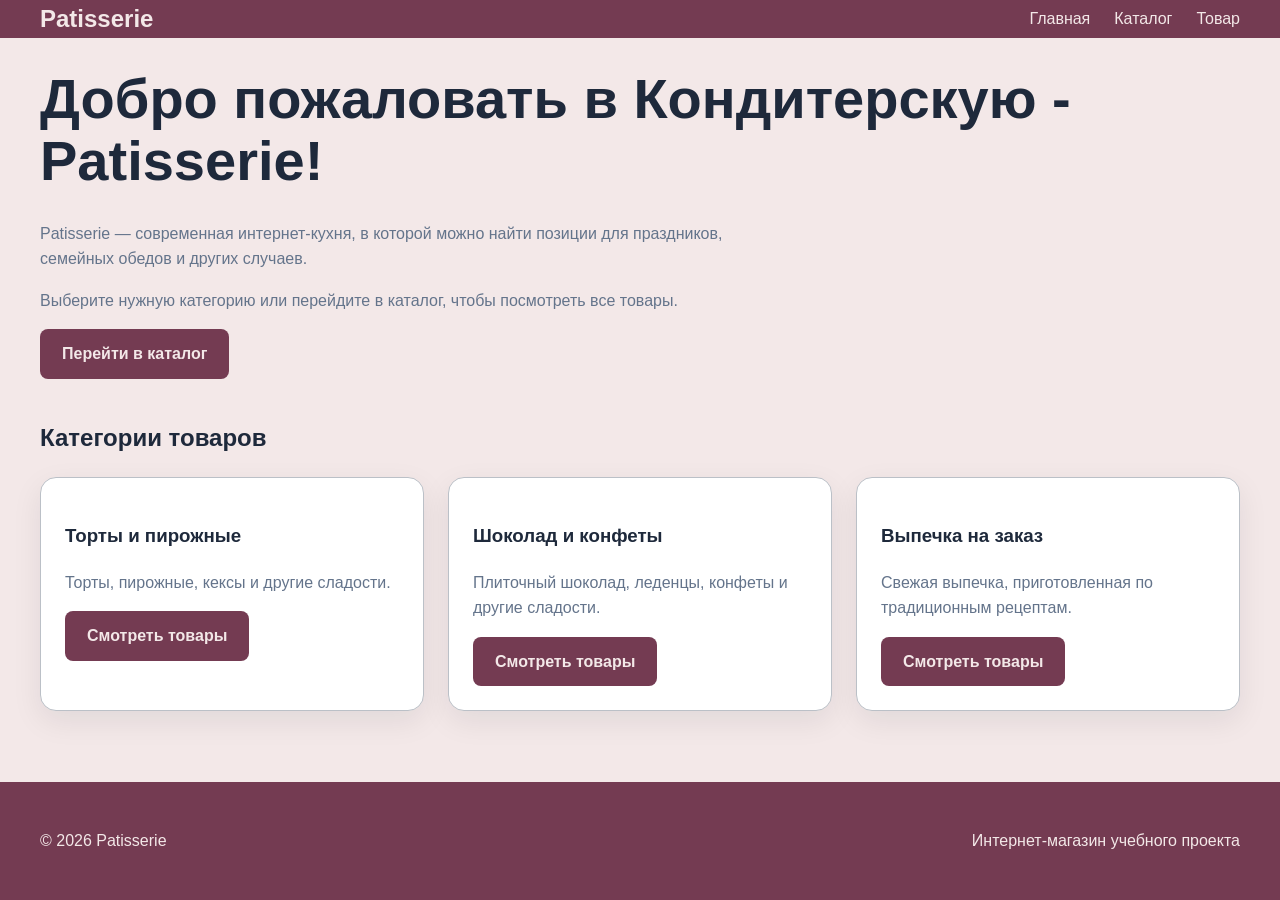
<file: index.html>
<!doctype html>
<html lang="ru">
  <head>
    <meta charset="UTF-8" />
    <meta name="viewport" content="width=device-width, initial-scale=1.0" />
    <title>Patisserie</title>
    <link rel="stylesheet" href="css/style.css" />
  </head>

  <body>
    <header>
      <div class="container">
        <div>
          <a class="logo" href="index.html"> Patisserie </a>
        </div>
        <nav>
          <a href="index.html">Главная</a>
          <a href="pages/catalog.html">Каталог</a>
          <a href="pages/product.html">Товар</a>
        </nav>
      </div>
    </header>
    <main>
      <div class="container">
        <h1>Добро пожаловать в Кондитерскую - Patisserie!</h1>

        <p>
          Patisserie — современная интернет-кухня, в которой можно найти позиции
          для праздников, семейных обедов и других случаев.
        </p>

        <p>
          Выберите нужную категорию или перейдите в каталог, чтобы посмотреть
          все товары.
        </p>
        <a class="button" href="pages/catalog.html"> Перейти в каталог </a>

        <section class="categories">
          <h2>Категории товаров</h2>
          <div class="categories-grid">
            <article class="category-card">
              <h3>Торты и пирожные</h3>
              <p>Торты, пирожные, кексы и другие сладости.</p>
              <a class="button" href="pages/catalog.html"> Смотреть товары </a>
            </article>
            <article class="category-card">
              <h3>Шоколад и конфеты</h3>
              <p>Плиточный шоколад, леденцы, конфеты и другие сладости.</p>
              <a class="button" href="pages/catalog.html"> Смотреть товары </a>
            </article>
            <article class="category-card">
              <h3>Выпечка на заказ</h3>
              <p>Свежая выпечка, приготовленная по традиционным рецептам.</p>
              <a class="button" href="pages/catalog.html"> Смотреть товары </a>
            </article>
          </div>
        </section>
      </div>
    </main>
    <footer>
      <div class="container">
        <p>© 2026 Patisserie</p>
        <p>Интернет-магазин учебного проекта</p>
      </div>
    </footer>
  </body>
</html>
</file>
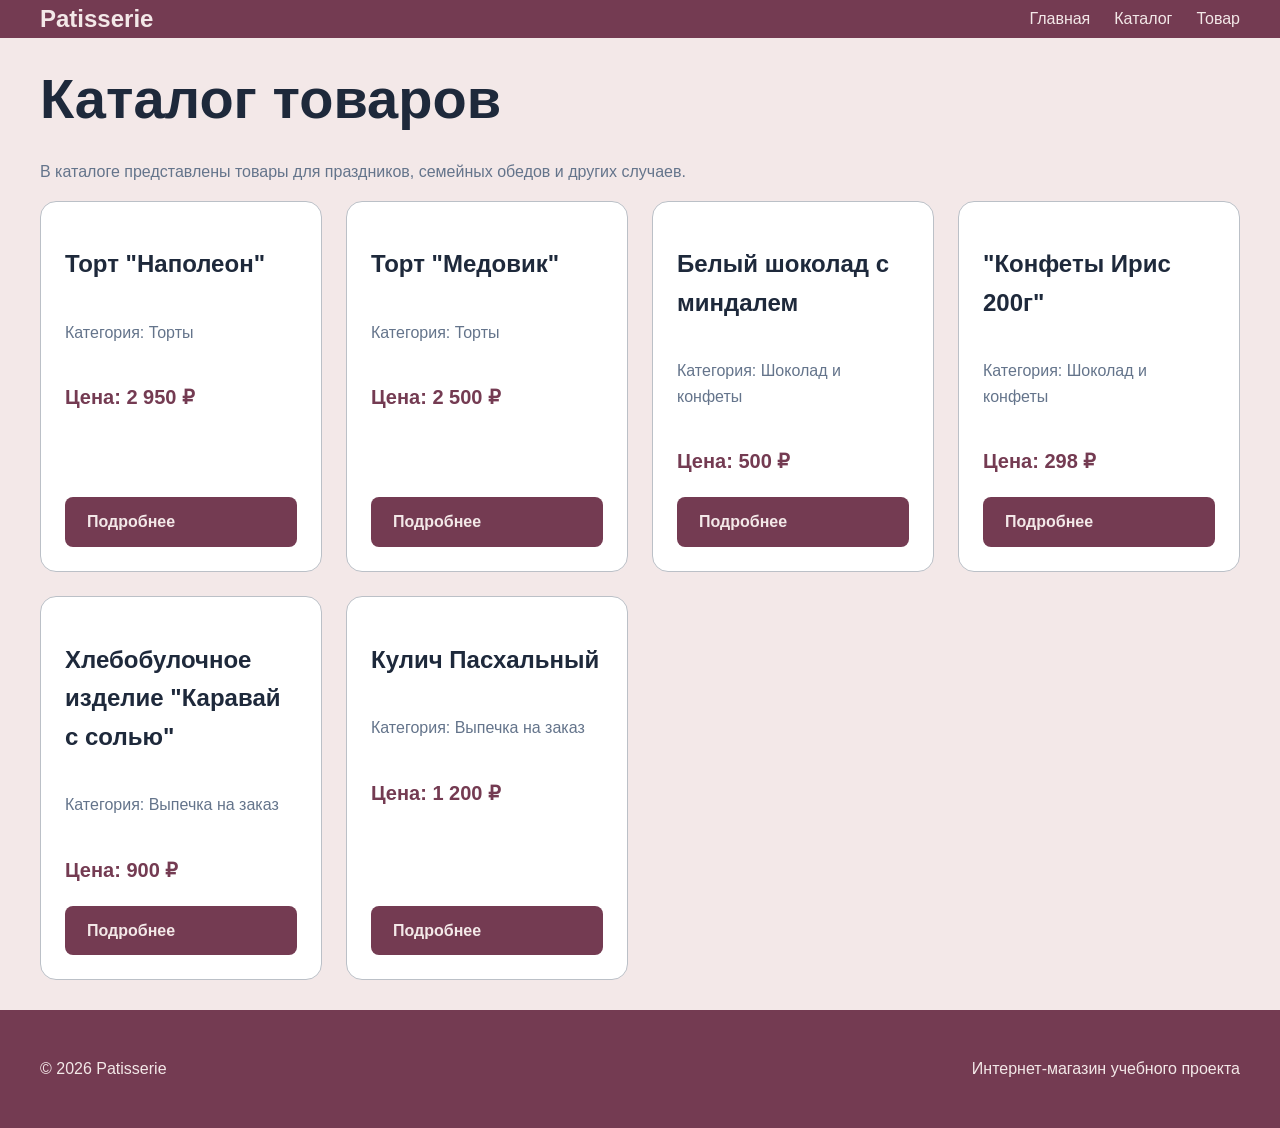
<file: pages/catalog.html>
<!doctype html>
<html lang="ru">
  <head>
    <meta charset="UTF-8" />
    <meta name="viewport" content="width=device-width, initial-scale=1.0" />
    <title>Patisserie</title>
    <link rel="stylesheet" href="../css/style.css" />
  </head>

  <body>
    <header>
      <div class="container">
        <div>
          <a class="logo" href="../index.html"> Patisserie </a>
        </div>
        <nav>
          <a href="../index.html">Главная</a>
          <a href="catalog.html">Каталог</a>
          <a href="product.html">Товар</a>
        </nav>
      </div>
    </header>
    <main>
      <div class="container">
        <h1>Каталог товаров</h1>

        <p>
          В каталоге представлены товары для праздников, семейных обедов и
          других случаев.
        </p>
        <div class="products">
          <article class="product-card">
            <h2>Торт "Наполеон"</h2>
            <p>Категория: Торты</p>
            <p class="price">Цена: 2 950 ₽</p>
            <a class="button" href="product.html"> Подробнее </a>
          </article>
          <article class="product-card">
            <h2>Торт "Медовик"</h2>
            <p>Категория: Торты</p>
            <p class="price">Цена: 2 500 ₽</p>
            <a class="button" href="product2.html"> Подробнее </a>
          </article>
          <article class="product-card">
            <h2>Белый шоколад с миндалем</h2>
            <p>Категория: Шоколад и конфеты</p>
            <p class="price">Цена: 500 ₽</p>
            <a class="button" href="product3.html"> Подробнее </a>
          </article>
          <article class="product-card">
            <h2>"Конфеты Ирис 200г"</h2>
            <p>Категория: Шоколад и конфеты</p>
            <p class="price">Цена: 298 ₽</p>
            <a class="button" href="product4.html"> Подробнее </a>
          </article>
          <article class="product-card">
            <h2>Хлебобулочное изделие "Каравай с солью"</h2>
            <p>Категория: Выпечка на заказ</p>
            <p class="price">Цена: 900 ₽</p>
            <a class="button" href="product5.html"> Подробнее </a>
          </article>
          <article class="product-card">
            <h2>Кулич Пасхальный</h2>
            <p>Категория: Выпечка на заказ</p>
            <p class="price">Цена: 1 200 ₽</p>
            <a class="button" href="product6.html"> Подробнее </a>
          </article>
        </div>
      </div>
    </main>
    <footer>
      <div class="container">
        <p>© 2026 Patisserie</p>
        <p>Интернет-магазин учебного проекта</p>
      </div>
    </footer>
  </body>
</html>
</file>
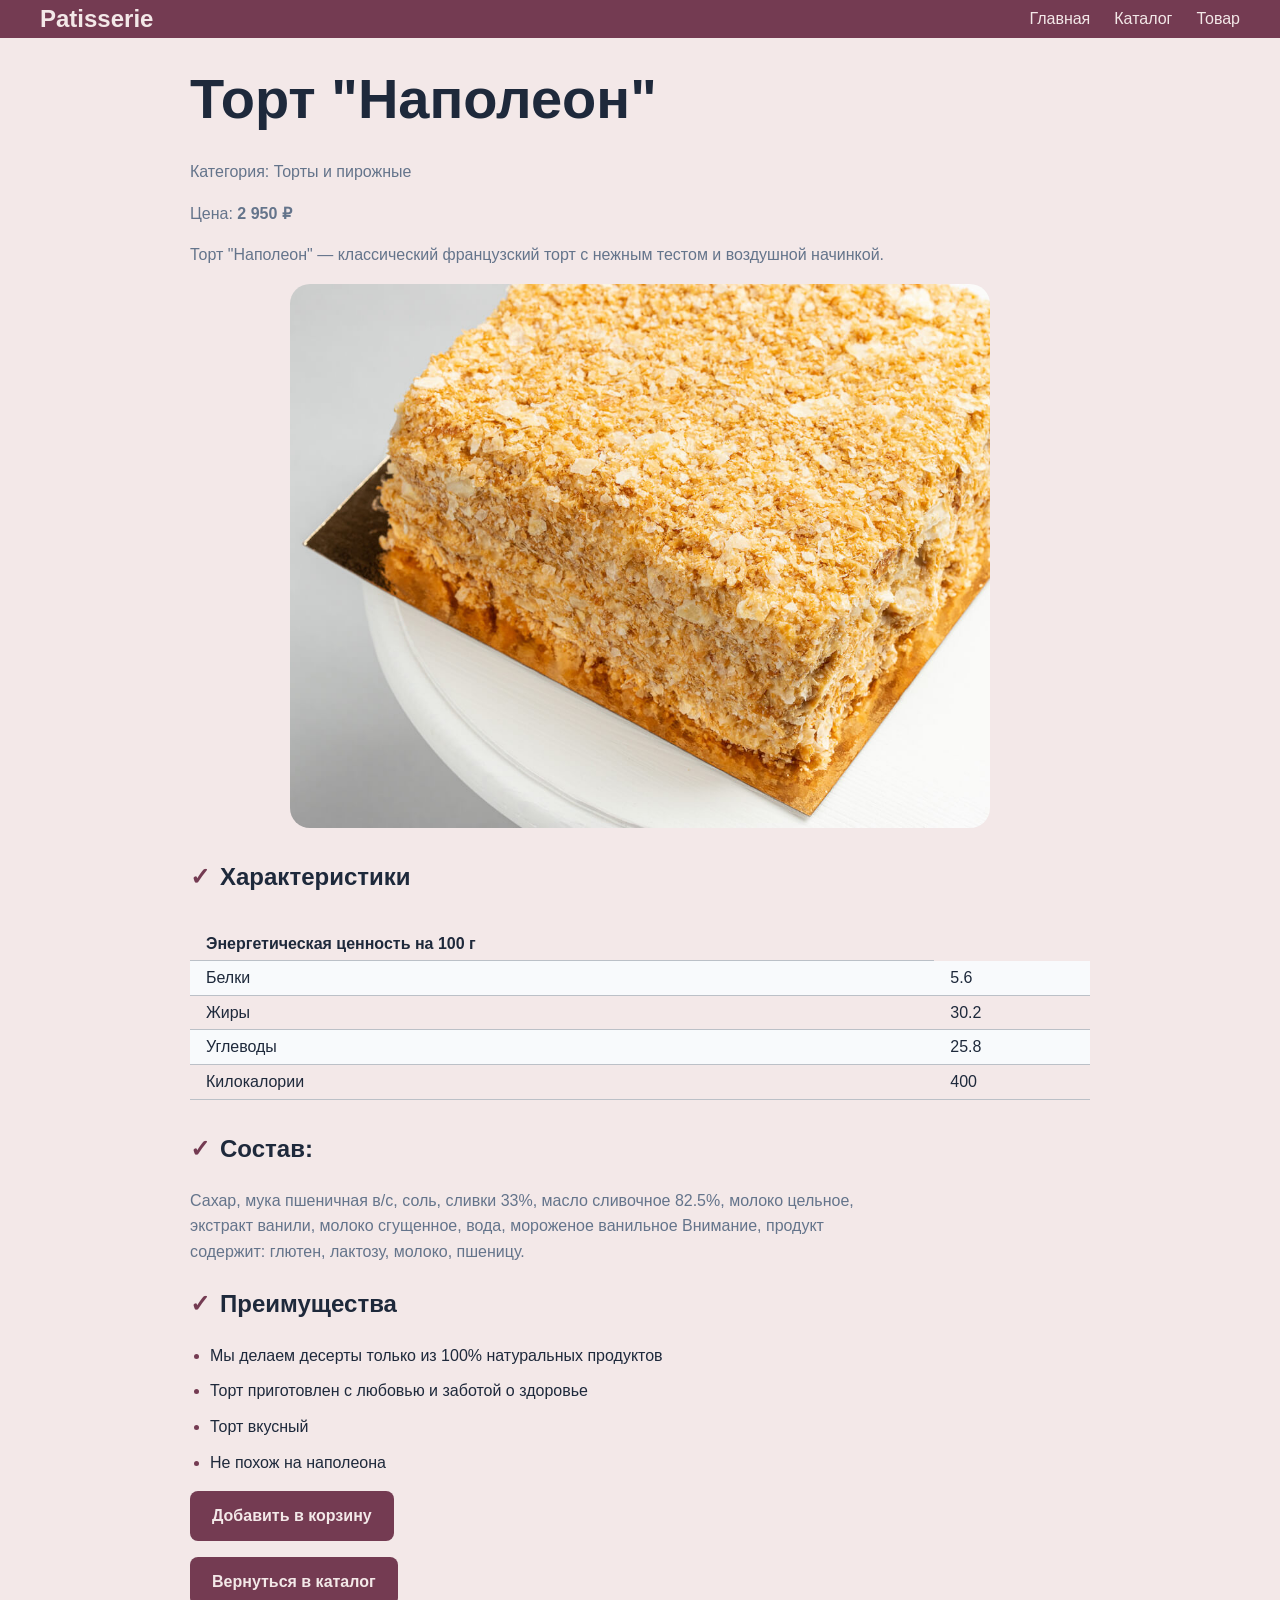
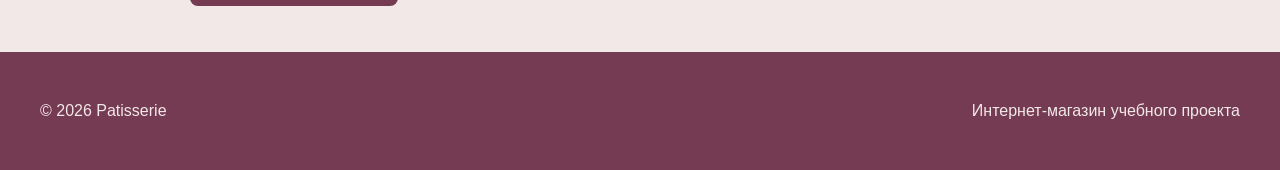
<file: pages/product.html>
<!doctype html>
<html lang="ru">
  <head>
    <meta charset="UTF-8" />
    <meta name="viewport" content="width=device-width, initial-scale=1.0" />
    <title>Торт "Наполеон" - Patisserie</title>
    <link rel="stylesheet" href="../css/style.css" />
  </head>
  <body>
    <header>
      <div class="container">
        <div>
          <a class="logo" href="../index.html"> Patisserie </a>
        </div>

        <nav>
          <a href="../index.html">Главная</a>
          <a href="catalog.html">Каталог</a>
          <a href="product.html">Товар</a>
        </nav>
      </div>
    </header>
    <main>
      <div class="container">
        <article class="product-page">
          <h1>Торт "Наполеон"</h1>
          <p>Категория: Торты и пирожные</p>

          <p>Цена: <strong>2 950 ₽</strong></p>

          <p>
            Торт "Наполеон" — классический французский торт с нежным тестом и
            воздушной начинкой.
          </p>
          <img
            class="product-image"
            src="../images/Napoleon.jpg"
            width="300"
            height="200"
            alt="Торт 'Наполеон'"
          />
          <h2>Характеристики</h2>

          <table class="specs">
            <tr>
              <th>Энергетическая ценность на 100 г</th>
            </tr>

            <tr>
              <td>Белки</td>
              <td>5.6</td>
            </tr>

            <tr>
              <td>Жиры</td>
              <td>30.2</td>
            </tr>

            <tr>
              <td>Углеводы</td>
              <td>25.8</td>
            </tr>
            <tr>
              <td>Килокалории</td>
              <td>400</td>
            </tr>
          </table>

          <h2>Состав:</h2>
          <p>
            Сахар, мука пшеничная в/с, соль, сливки 33%, масло сливочное 82.5%,
            молоко цельное, экстракт ванили, молоко сгущенное, вода, мороженое
            ванильное Внимание, продукт содержит: глютен, лактозу, молоко,
            пшеницу.
          </p>
          <h2>Преимущества</h2>

          <ul class="features">
            <li>Мы делаем десерты только из 100% натуральных продуктов</li>

            <li>Торт приготовлен с любовью и заботой о здоровье</li>

            <li>Торт вкусный</li>

            <li>Не похож на наполеона</li>
          </ul>
          <p>
            <a class="button" href="#"> Добавить в корзину </a>
          </p>
          <p>
            <a class="button" href="catalog.html"> Вернуться в каталог </a>
          </p>
        </article>
      </div>
    </main>
    <footer>
      <div class="container">
        <p>© 2026 Patisserie</p>

        <p>Интернет-магазин учебного проекта</p>
      </div>
    </footer>
  </body>
</html>
</file>
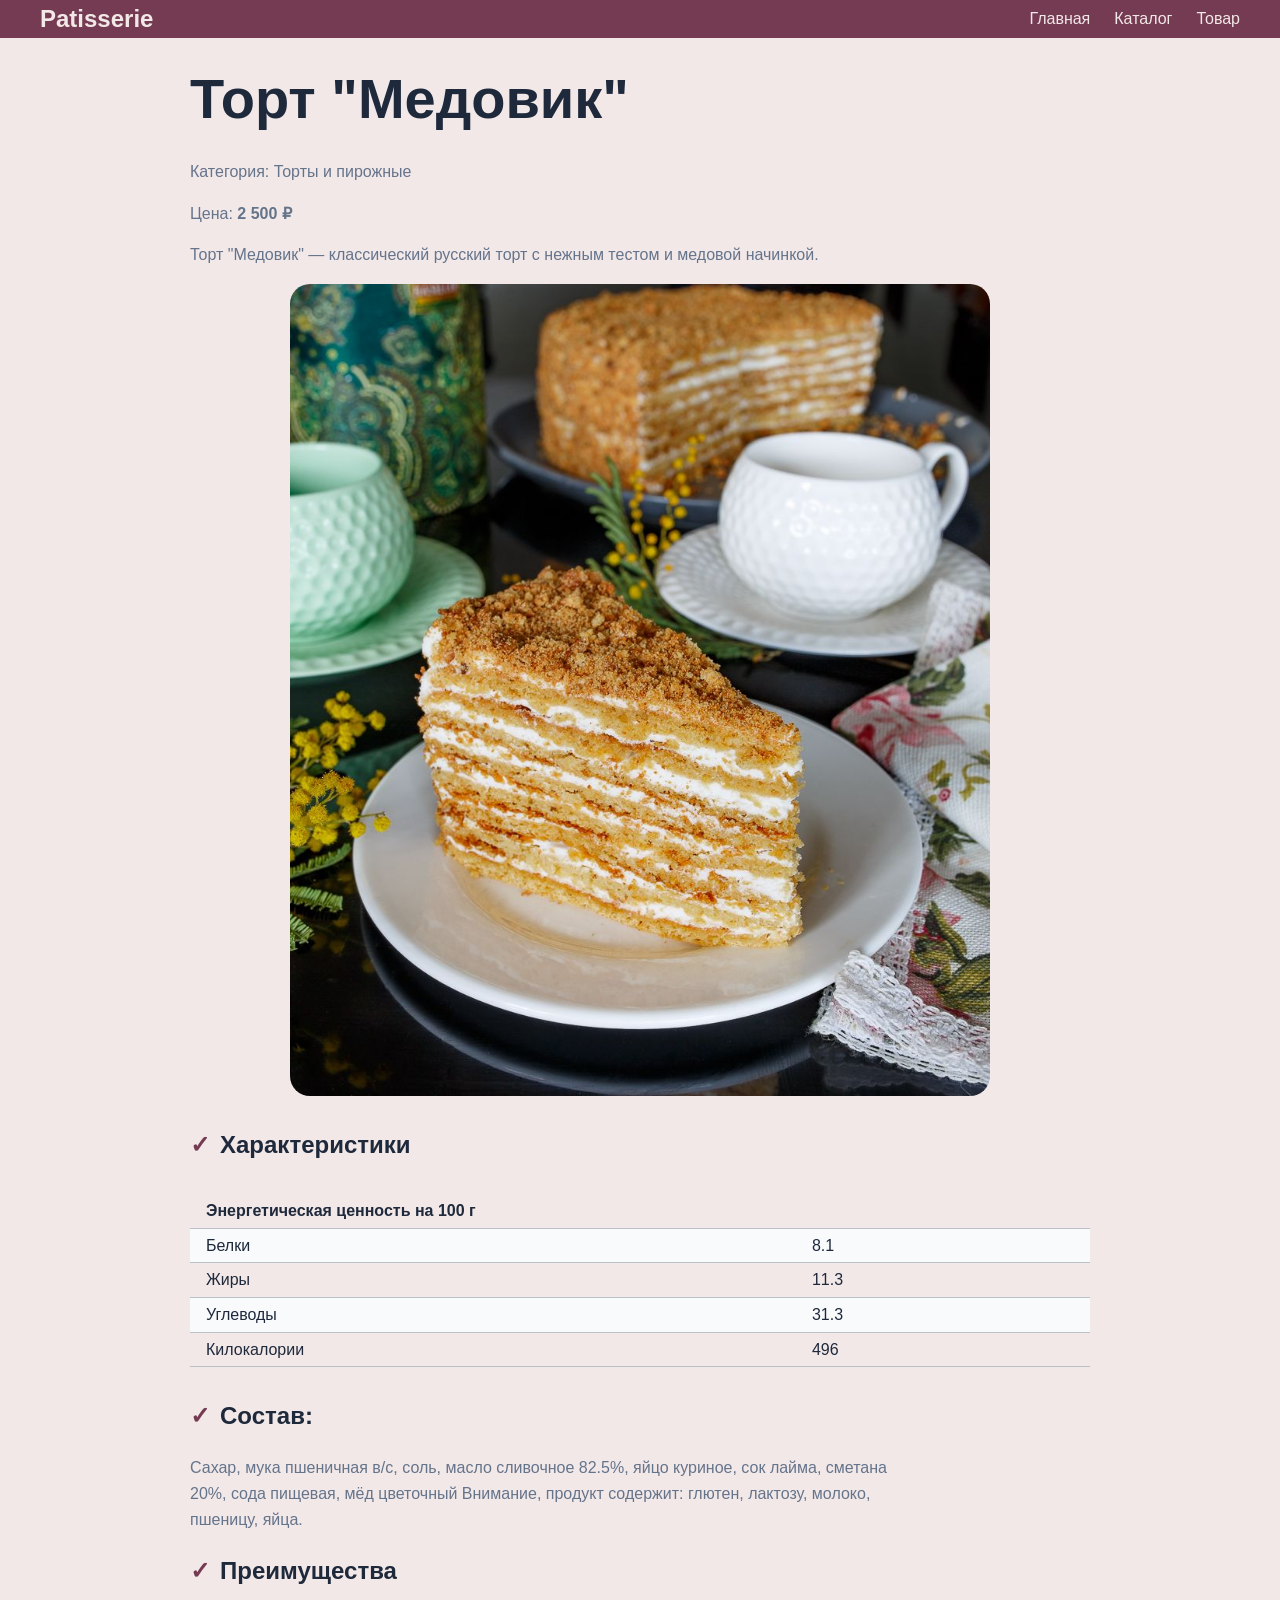
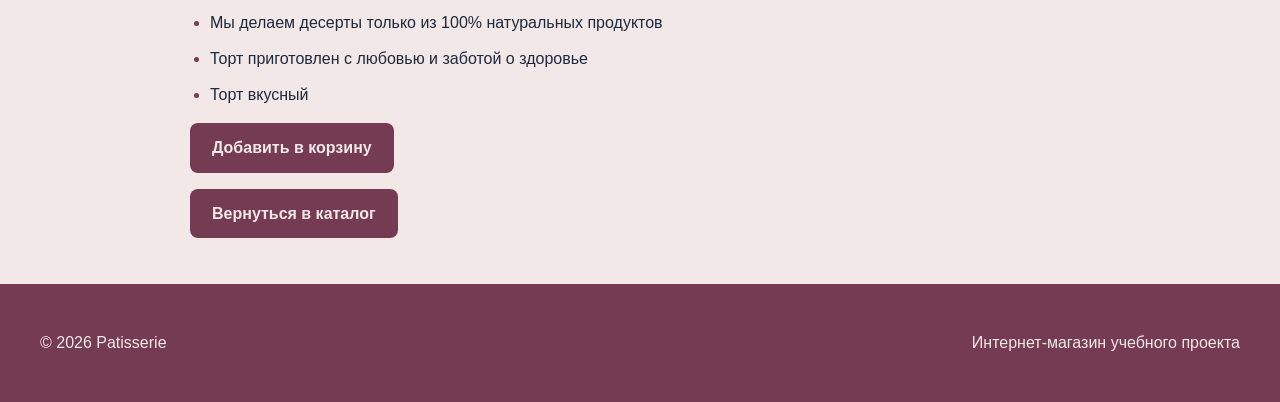
<file: pages/product2.html>
<!doctype html>
<html lang="ru">
  <head>
    <meta charset="UTF-8" />
    <meta name="viewport" content="width=device-width, initial-scale=1.0" />
    <title>Торт "Медовик" - Patisserie</title>
    <link rel="stylesheet" href="../css/style.css" />
  </head>
  <body>
    <header>
      <div class="container">
        <div>
          <a class="logo" href="../index.html"> Patisserie </a>
        </div>
        <nav>
          <a href="../index.html">Главная</a>
          <a href="catalog.html">Каталог</a>
          <a href="product.html">Товар</a>
        </nav>
      </div>
    </header>
    <main>
      <div class="container">
        <article class="product-page">
          <h1>Торт "Медовик"</h1>
          <p>Категория: Торты и пирожные</p>
          <p>Цена: <strong>2 500 ₽</strong></p>
          <p>
            Торт "Медовик" — классический русский торт с нежным тестом и медовой
            начинкой.
          </p>
          <img
            class="product-image"
            src="../images/medovik.jpg"
            width="300"
            alt="Торт 'Медовик'"
          />

          <h2>Характеристики</h2>
          <table class="specs">
            <tr>
              <th colspan="2">Энергетическая ценность на 100 г</th>
            </tr>
            <tr>
              <td>Белки</td>
              <td>8.1</td>
            </tr>
            <tr>
              <td>Жиры</td>
              <td>11.3</td>
            </tr>
            <tr>
              <td>Углеводы</td>
              <td>31.3</td>
            </tr>
            <tr>
              <td>Килокалории</td>
              <td>496</td>
            </tr>
          </table>

          <h2>Состав:</h2>
          <p>
            Сахар, мука пшеничная в/с, соль, масло сливочное 82.5%, яйцо
            куриное, сок лайма, сметана 20%, сода пищевая, мёд цветочный
            Внимание, продукт содержит: глютен, лактозу, молоко, пшеницу, яйца.
          </p>

          <h2>Преимущества</h2>
          <ul class="features">
            <li>Мы делаем десерты только из 100% натуральных продуктов</li>
            <li>Торт приготовлен с любовью и заботой о здоровье</li>
            <li>Торт вкусный</li>
          </ul>

          <p><a class="button" href="#"> Добавить в корзину </a></p>
          <p><a class="button" href="catalog.html"> Вернуться в каталог </a></p>
        </article>
      </div>
    </main>
    <footer>
      <div class="container">
        <p>© 2026 Patisserie</p>
        <p>Интернет-магазин учебного проекта</p>
      </div>
    </footer>
  </body>
</html>
</file>
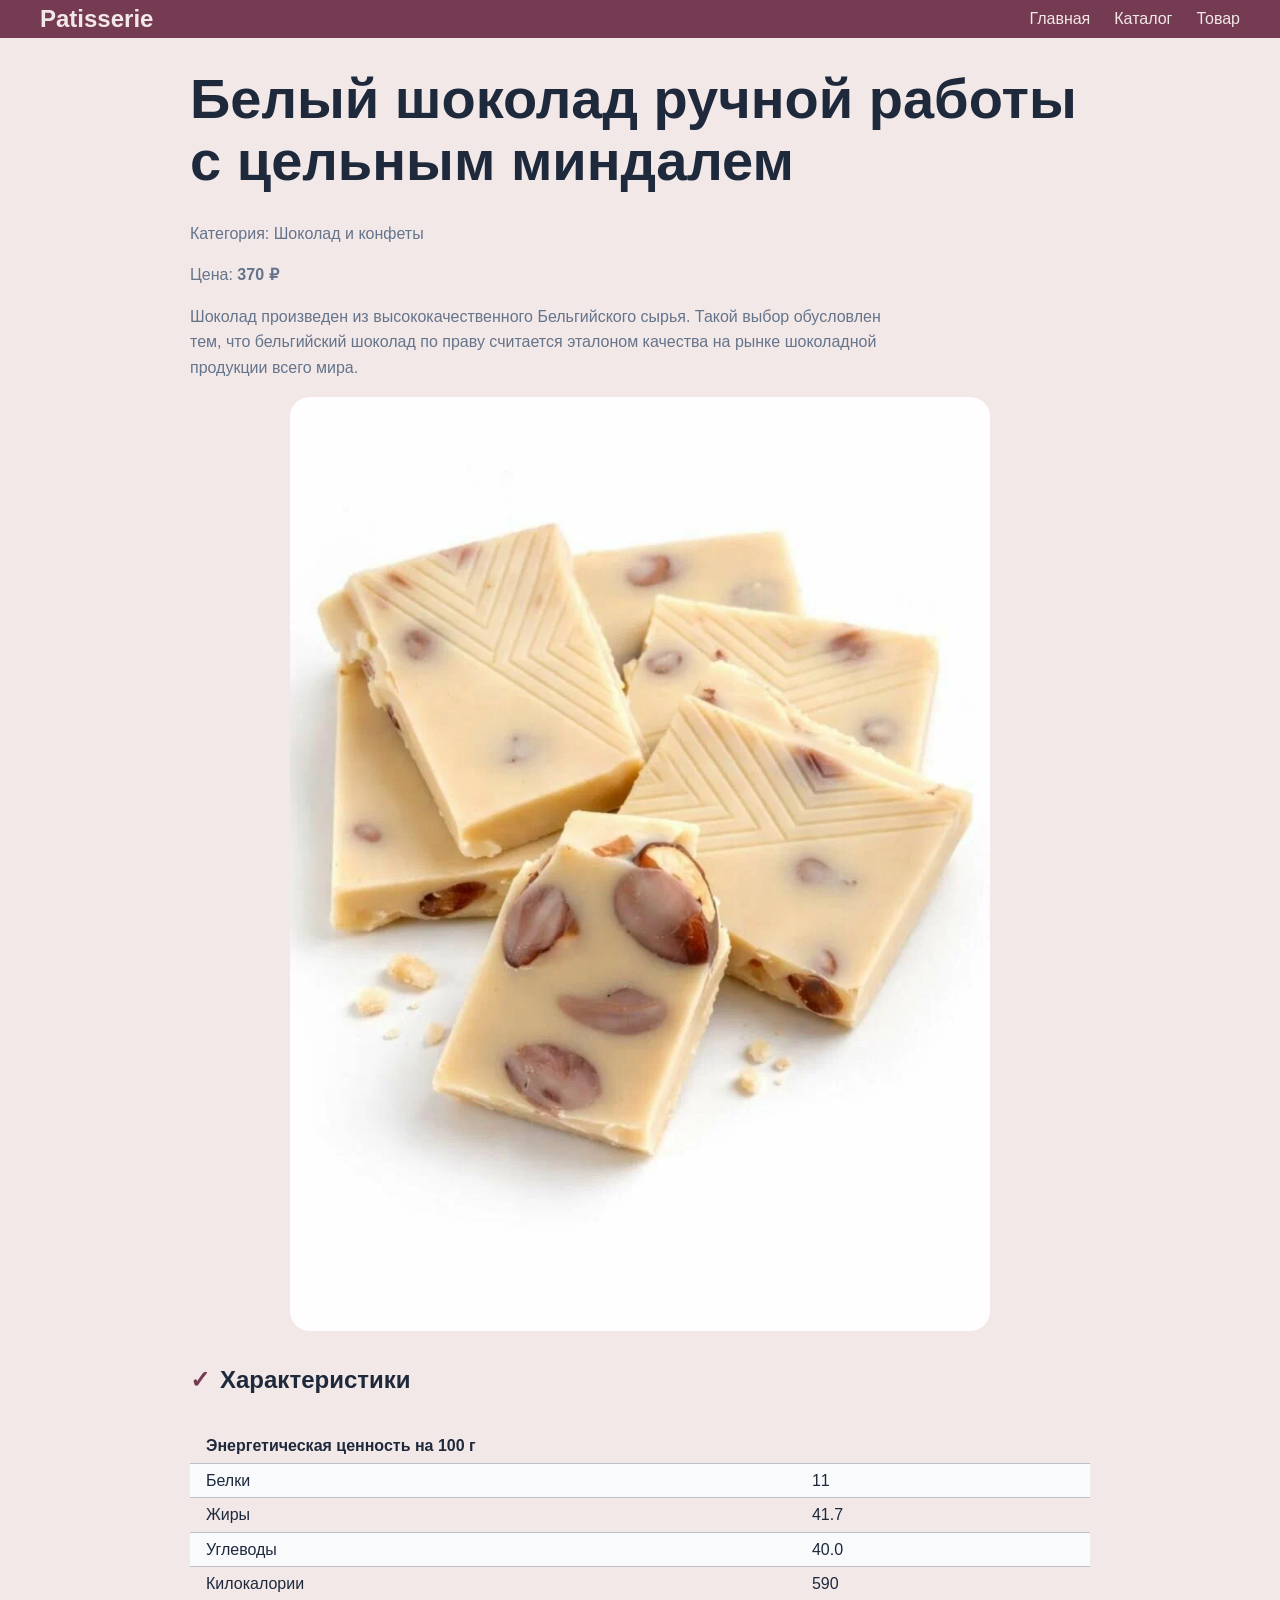
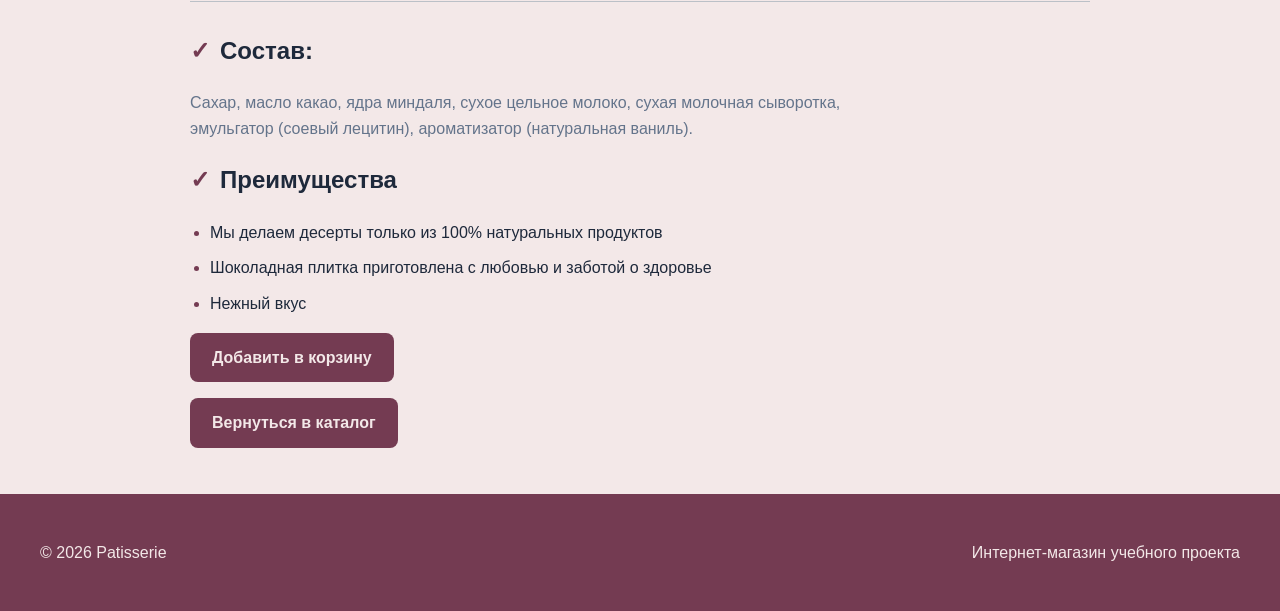
<file: pages/product3.html>
<!doctype html>
<html lang="ru">
  <head>
    <meta charset="UTF-8" />
    <meta name="viewport" content="width=device-width, initial-scale=1.0" />
    <title>Белый шоколад ручной работы с цельным миндалем - Patisserie</title>
    <link rel="stylesheet" href="../css/style.css" />
  </head>
  <body>
    <header>
      <div class="container">
        <div>
          <a class="logo" href="../index.html"> Patisserie </a>
        </div>
        <nav>
          <a href="../index.html">Главная</a>
          <a href="catalog.html">Каталог</a>
          <a href="product.html">Товар</a>
        </nav>
      </div>
    </header>
    <main>
      <div class="container">
        <article class="product-page">
          <h1>Белый шоколад ручной работы с цельным миндалем</h1>
          <p>Категория: Шоколад и конфеты</p>
          <p>Цена: <strong>370 ₽</strong></p>
          <p>
            Шоколад произведен из высококачественного Бельгийского сырья. Такой
            выбор обусловлен тем, что бельгийский шоколад по праву считается
            эталоном качества на рынке шоколадной продукции всего мира.
          </p>
          <img
            class="product-image"
            src="../images/whitechocolate.jpg"
            width="300"
            alt="Шоколад 'Белый с миндалем'"
          />

          <h2>Характеристики</h2>
          <table class="specs">
            <tr>
              <th colspan="2">Энергетическая ценность на 100 г</th>
            </tr>
            <tr>
              <td>Белки</td>
              <td>11</td>
            </tr>
            <tr>
              <td>Жиры</td>
              <td>41.7</td>
            </tr>
            <tr>
              <td>Углеводы</td>
              <td>40.0</td>
            </tr>
            <tr>
              <td>Килокалории</td>
              <td>590</td>
            </tr>
          </table>

          <h2>Состав:</h2>
          <p>
            Сахар, масло какао, ядра миндаля, сухое цельное молоко, сухая
            молочная сыворотка, эмульгатор (соевый лецитин), ароматизатор
            (натуральная ваниль).
          </p>

          <h2>Преимущества</h2>
          <ul class="features">
            <li>Мы делаем десерты только из 100% натуральных продуктов</li>
            <li>
              Шоколадная плитка приготовлена с любовью и заботой о здоровье
            </li>
            <li>Нежный вкус</li>
          </ul>

          <p><a class="button" href="#"> Добавить в корзину </a></p>
          <p><a class="button" href="catalog.html"> Вернуться в каталог </a></p>
        </article>
      </div>
    </main>
    <footer>
      <div class="container">
        <p>© 2026 Patisserie</p>
        <p>Интернет-магазин учебного проекта</p>
      </div>
    </footer>
  </body>
</html>
</file>
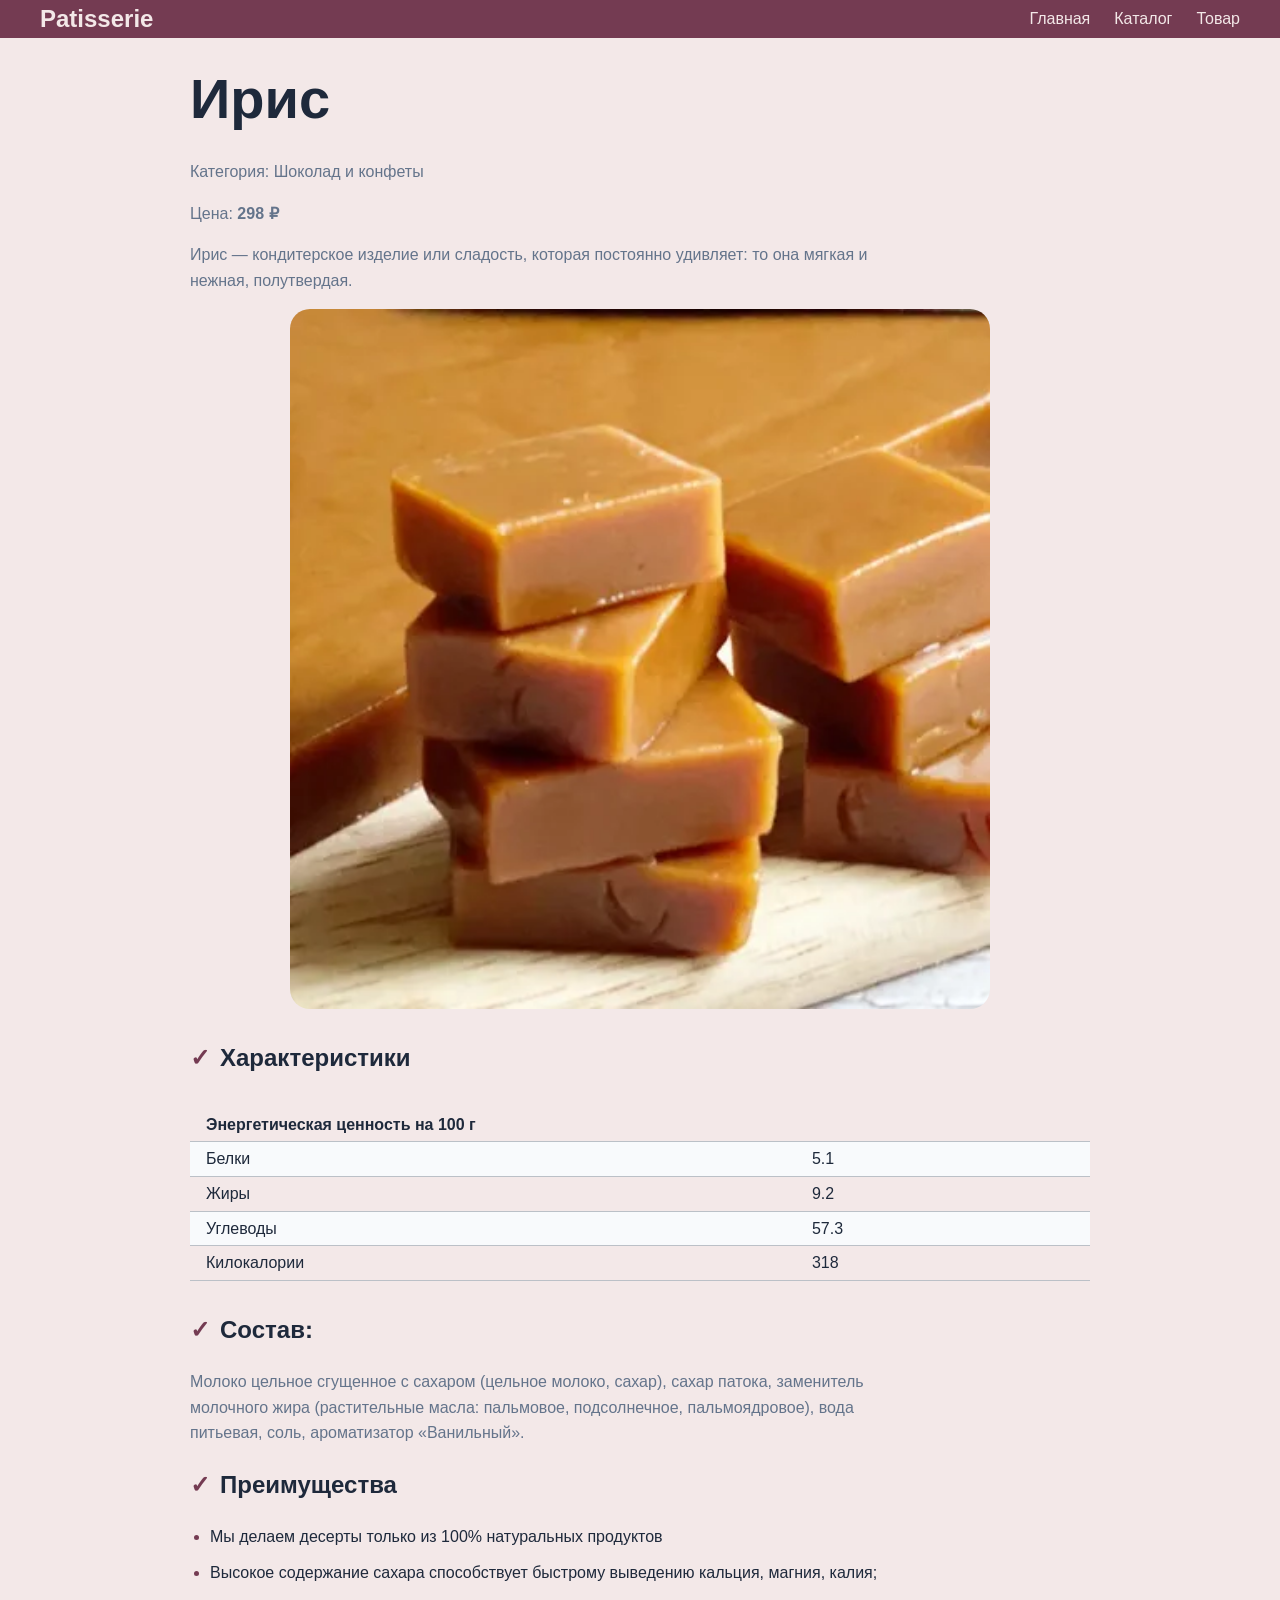
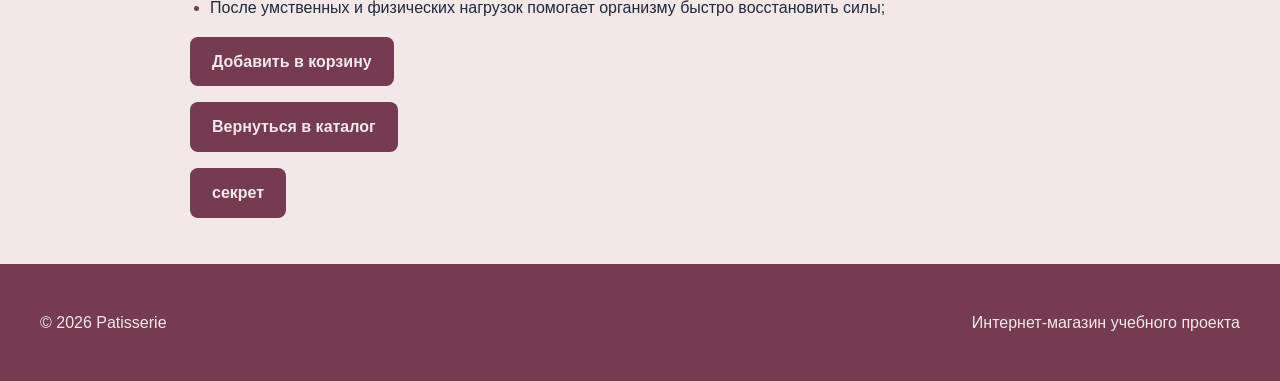
<file: pages/product4.html>
<!doctype html>
<html lang="ru">
  <head>
    <meta charset="UTF-8" />
    <meta name="viewport" content="width=device-width, initial-scale=1.0" />
    <title>Ирис - Patisserie</title>
    <link rel="stylesheet" href="../css/style.css" />
  </head>
  <body>
    <header>
      <div class="container">
        <div>
          <a class="logo" href="../index.html"> Patisserie </a>
        </div>
        <nav>
          <a href="../index.html">Главная</a>
          <a href="catalog.html">Каталог</a>
          <a href="product.html">Товар</a>
        </nav>
      </div>
    </header>
    <main>
      <div class="container">
        <article class="product-page">
          <h1>Ирис</h1>
          <p>Категория: Шоколад и конфеты</p>
          <p>Цена: <strong>298 ₽</strong></p>
          <p>
            Ирис — кондитерское изделие или сладость, которая постоянно
            удивляет: то она мягкая и нежная, полутвердая.
          </p>
          <img
            class="product-image"
            src="../images/iris.jpg"
            width="300"
            alt="Конфеты 'Ирис'"
          />

          <h2>Характеристики</h2>
          <table class="specs">
            <tr>
              <th colspan="2">Энергетическая ценность на 100 г</th>
            </tr>
            <tr>
              <td>Белки</td>
              <td>5.1</td>
            </tr>
            <tr>
              <td>Жиры</td>
              <td>9.2</td>
            </tr>
            <tr>
              <td>Углеводы</td>
              <td>57.3</td>
            </tr>
            <tr>
              <td>Килокалории</td>
              <td>318</td>
            </tr>
          </table>

          <h2>Состав:</h2>
          <p>
            Молоко цельное сгущенное с сахаром (цельное молоко, сахар), сахар
            патока, заменитель молочного жира (растительные масла: пальмовое,
            подсолнечное, пальмоядровое), вода питьевая, соль, ароматизатор
            «Ванильный».
          </p>

          <h2>Преимущества</h2>
          <ul class="features">
            <li>Мы делаем десерты только из 100% натуральных продуктов</li>
            <li>
              Высокое содержание сахара способствует быстрому выведению кальция,
              магния, калия;
            </li>
            <li>
              После умственных и физических нагрузок помогает организму быстро
              восстановить силы;
            </li>
          </ul>

          <p><a class="button" href="#"> Добавить в корзину </a></p>
          <p><a class="button" href="catalog.html"> Вернуться в каталог </a></p>
          <p><a class="button" href="kot.html">секрет</a></p>
        </article>
      </div>
    </main>
    <footer>
      <div class="container">
        <p>© 2026 Patisserie</p>
        <p>Интернет-магазин учебного проекта</p>
      </div>
    </footer>
  </body>
</html>
</file>
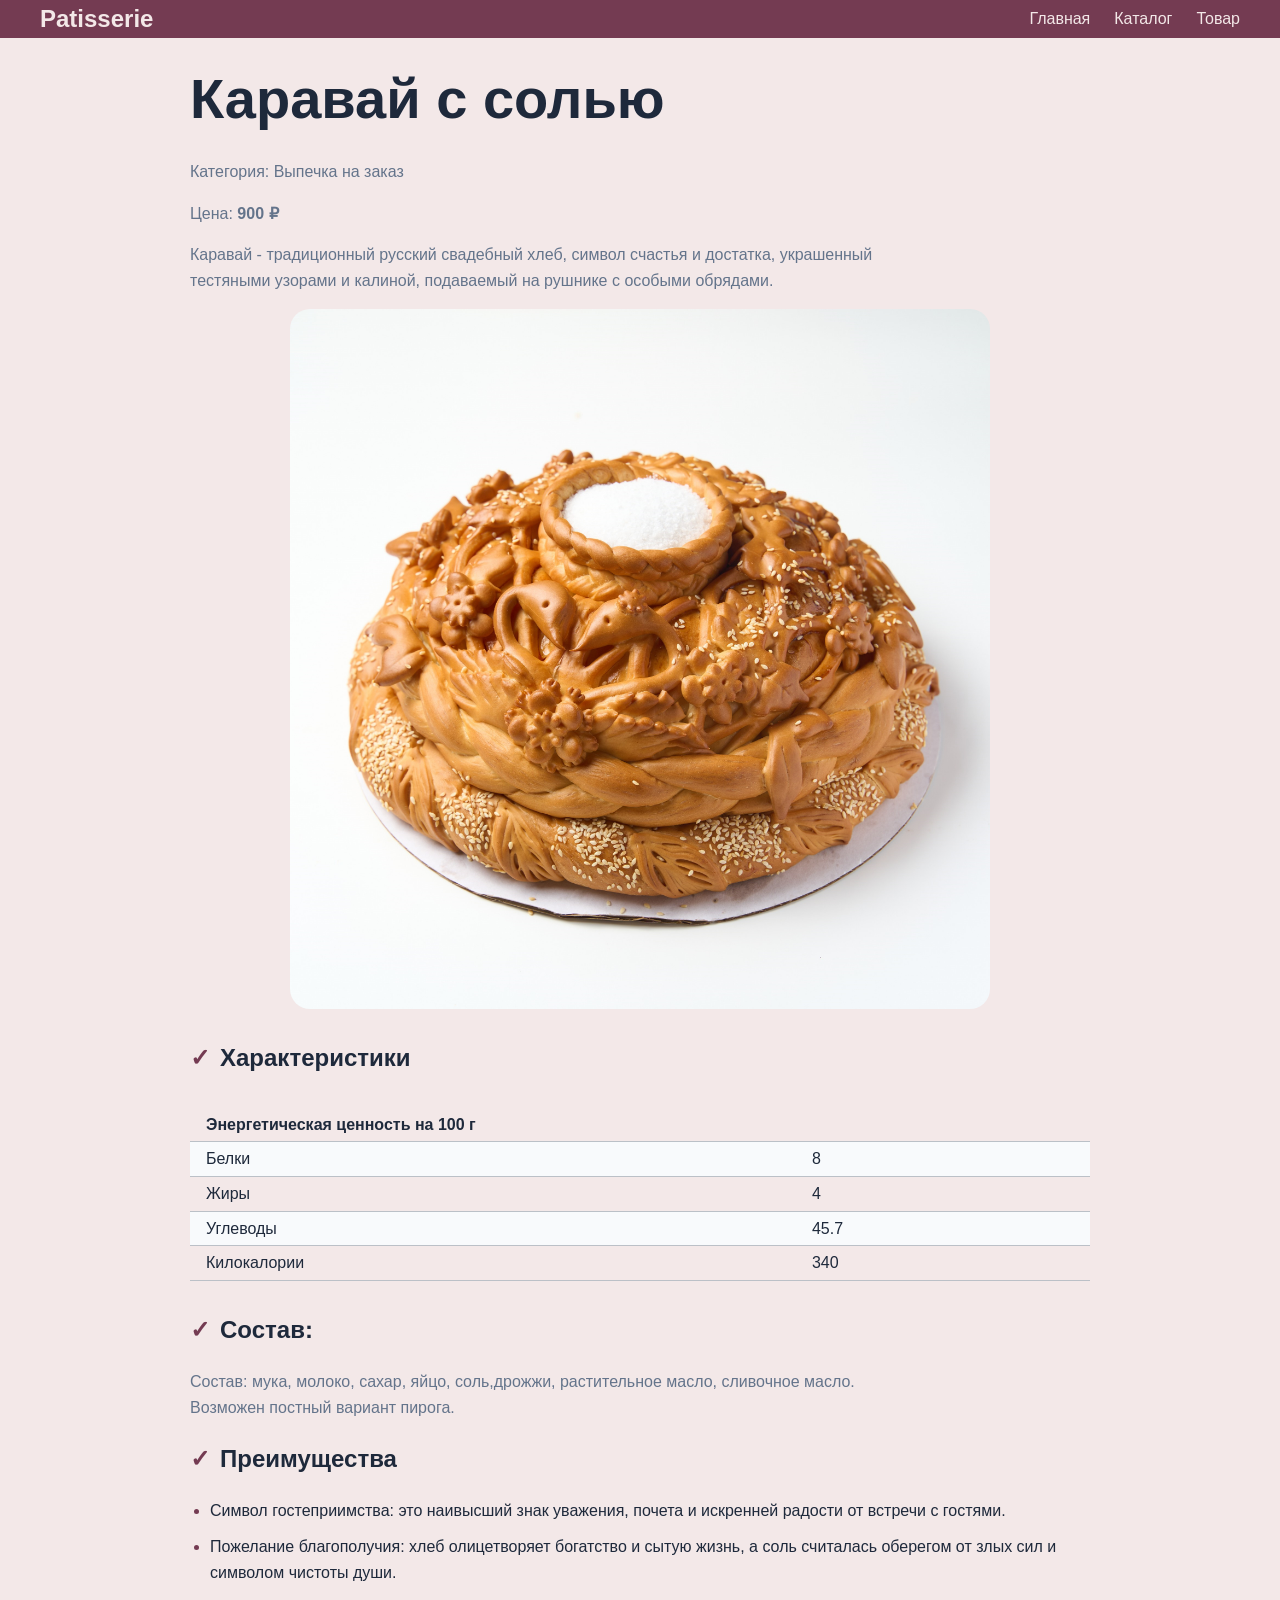
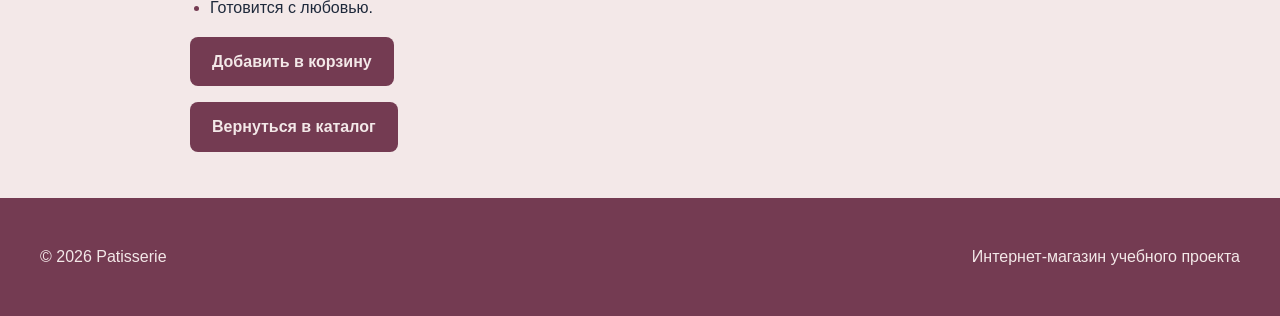
<file: pages/product5.html>
<!doctype html>
<html lang="ru">
  <head>
    <meta charset="UTF-8" />
    <meta name="viewport" content="width=device-width, initial-scale=1.0" />
    <title>Каравай с солью - Patisserie</title>
    <link rel="stylesheet" href="../css/style.css" />
  </head>
  <body>
    <header>
      <div class="container">
        <div>
          <a class="logo" href="../index.html"> Patisserie </a>
        </div>
        <nav>
          <a href="../index.html">Главная</a>
          <a href="catalog.html">Каталог</a>
          <a href="product.html">Товар</a>
        </nav>
      </div>
    </header>
    <main>
      <div class="container">
        <article class="product-page">
          <h1>Каравай с солью</h1>
          <p>Категория: Выпечка на заказ</p>
          <p>Цена: <strong>900 ₽</strong></p>
          <p>
            Каравай - традиционный русский свадебный хлеб, символ счастья и
            достатка, украшенный тестяными узорами и калиной, подаваемый на
            рушнике с особыми обрядами.
          </p>
          <img
            class="product-image"
            src="../images/karavay.jpg"
            width="300"
            alt="Хлебобулочное изделие 'Каравай с солью'"
          />

          <h2>Характеристики</h2>
          <table class="specs">
            <tr>
              <th colspan="2">Энергетическая ценность на 100 г</th>
            </tr>
            <tr>
              <td>Белки</td>
              <td>8</td>
            </tr>
            <tr>
              <td>Жиры</td>
              <td>4</td>
            </tr>
            <tr>
              <td>Углеводы</td>
              <td>45.7</td>
            </tr>
            <tr>
              <td>Килокалории</td>
              <td>340</td>
            </tr>
          </table>

          <h2>Состав:</h2>
          <p>
            Состав: мука, молоко, сахар, яйцо, соль,дрожжи, растительное масло,
            сливочное масло. Возможен постный вариант пирога.
          </p>

          <h2>Преимущества</h2>
          <ul class="features">
            <li>
              Символ гостеприимства: это наивысший знак уважения, почета и
              искренней радости от встречи с гостями.
            </li>
            <li>
              Пожелание благополучия: хлеб олицетворяет богатство и сытую жизнь,
              а соль считалась оберегом от злых сил и символом чистоты души.
            </li>
            <li>Готовится с любовью.</li>
          </ul>

          <p><a class="button" href="#"> Добавить в корзину </a></p>
          <p><a class="button" href="catalog.html"> Вернуться в каталог </a></p>
        </article>
      </div>
    </main>
    <footer>
      <div class="container">
        <p>© 2026 Patisserie</p>
        <p>Интернет-магазин учебного проекта</p>
      </div>
    </footer>
  </body>
</html>
</file>
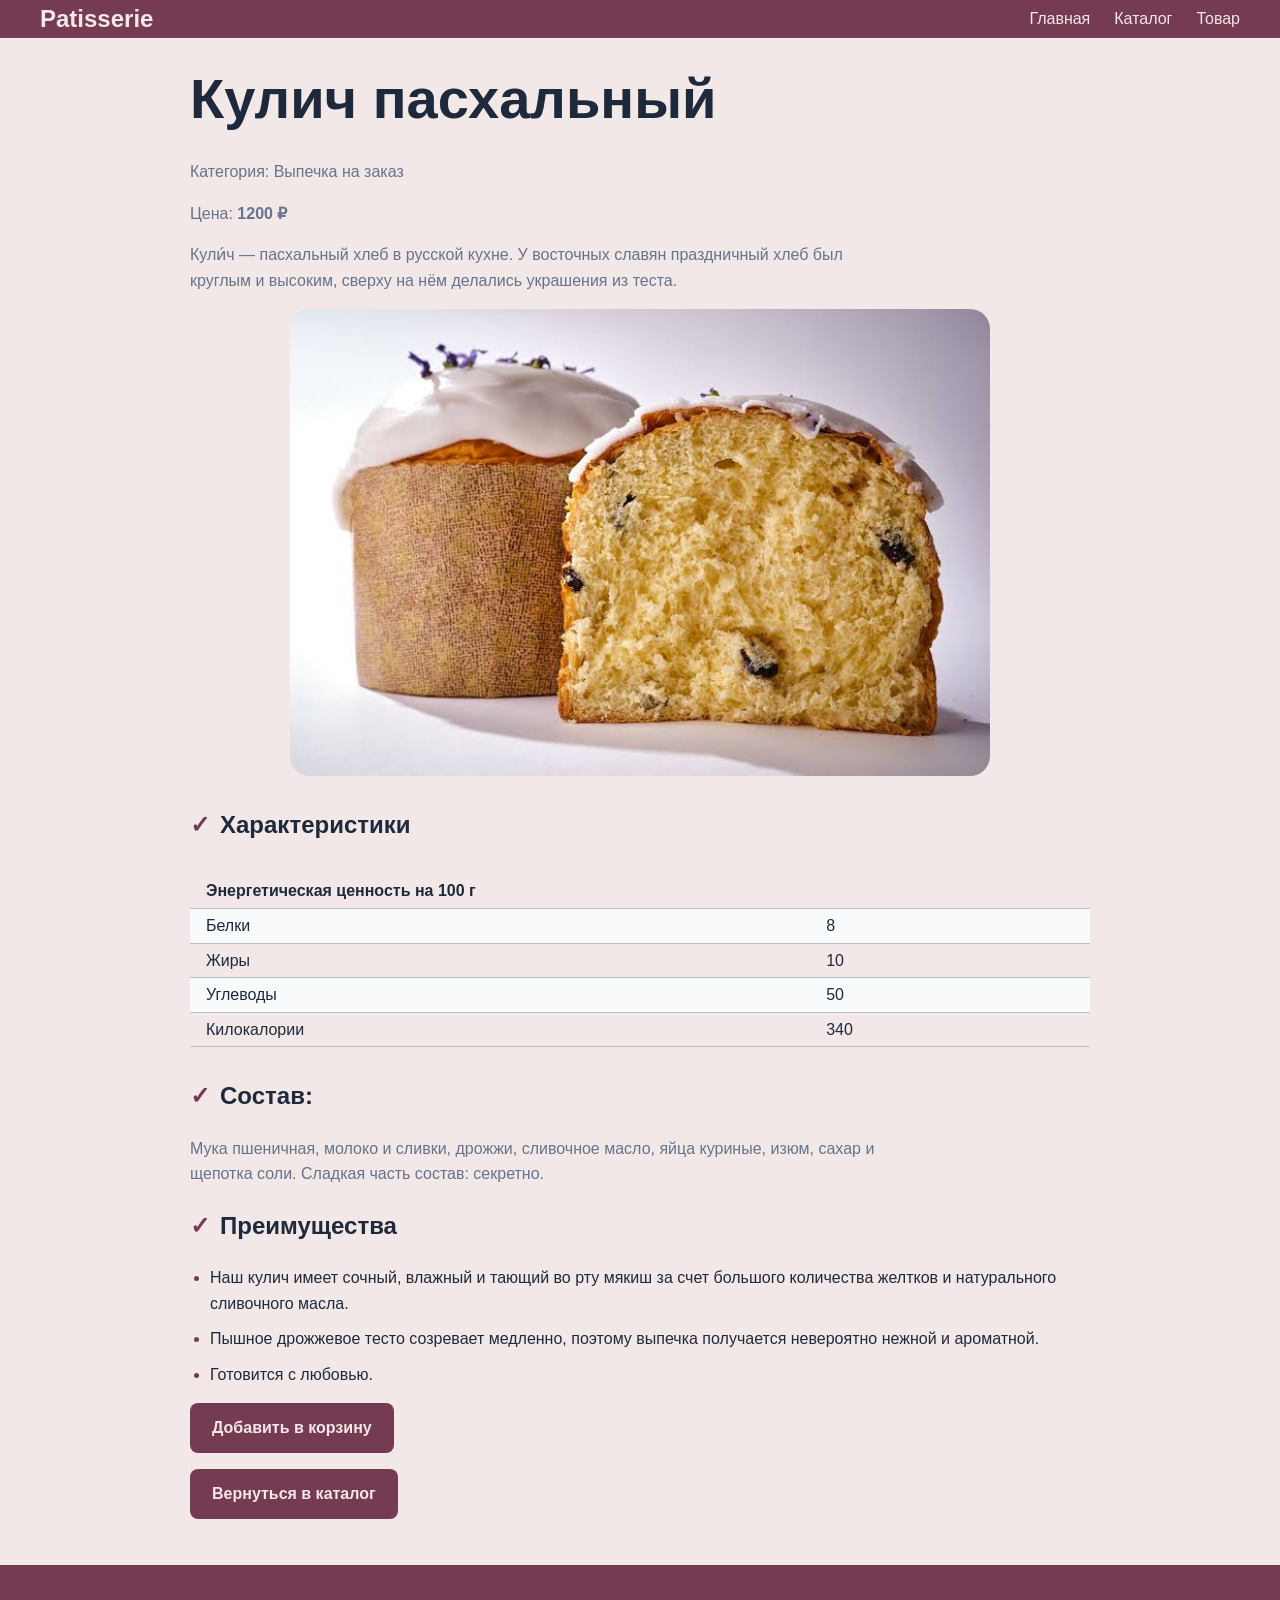
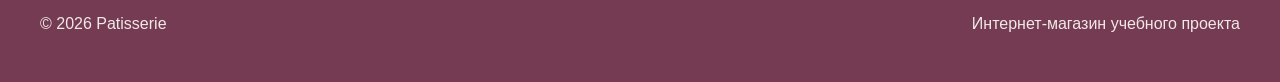
<file: pages/product6.html>
<!doctype html>
<html lang="ru">
  <head>
    <meta charset="UTF-8" />
    <meta name="viewport" content="width=device-width, initial-scale=1.0" />
    <title>Кулич пасхальный - Patisserie</title>
    <link rel="stylesheet" href="../css/style.css" />
  </head>
  <body>
    <header>
      <div class="container">
        <div>
          <a class="logo" href="../index.html"> Patisserie </a>
        </div>
        <nav>
          <a href="../index.html">Главная</a>
          <a href="catalog.html">Каталог</a>
          <a href="product.html">Товар</a>
        </nav>
      </div>
    </header>
    <main>
      <div class="container">
        <article class="product-page">
          <h1>Кулич пасхальный</h1>
          <p>Категория: Выпечка на заказ</p>
          <p>Цена: <strong>1200 ₽</strong></p>
          <p>
            Кули́ч — пасхальный хлеб в русской кухне. У восточных славян
            праздничный хлеб был круглым и высоким, сверху на нём делались
            украшения из теста.
          </p>
          <img
            class="product-image"
            src="../images/kulich.jpg"
            width="300"
            alt="Хлебобулочное изделие 'Кулич пасхальный'"
          />

          <h2>Характеристики</h2>
          <table class="specs">
            <tr>
              <th colspan="2">Энергетическая ценность на 100 г</th>
            </tr>
            <tr>
              <td>Белки</td>
              <td>8</td>
            </tr>
            <tr>
              <td>Жиры</td>
              <td>10</td>
            </tr>
            <tr>
              <td>Углеводы</td>
              <td>50</td>
            </tr>
            <tr>
              <td>Килокалории</td>
              <td>340</td>
            </tr>
          </table>

          <h2>Состав:</h2>
          <p>
            Мука пшеничная, молоко и сливки, дрожжи, сливочное масло, яйца
            куриные, изюм, сахар и щепотка соли. Сладкая часть состав: секретно.
          </p>

          <h2>Преимущества</h2>
          <ul class="features">
            <li>
              Наш кулич имеет сочный, влажный и тающий во рту мякиш за счет
              большого количества желтков и натурального сливочного масла.
            </li>
            <li>
              Пышное дрожжевое тесто созревает медленно, поэтому выпечка
              получается невероятно нежной и ароматной.
            </li>
            <li>Готовится с любовью.</li>
          </ul>

          <p><a class="button" href="#"> Добавить в корзину </a></p>
          <p><a class="button" href="catalog.html"> Вернуться в каталог </a></p>
        </article>
      </div>
    </main>
    <footer>
      <div class="container">
        <p>© 2026 Patisserie</p>
        <p>Интернет-магазин учебного проекта</p>
      </div>
    </footer>
  </body>
</html>
</file>
<file: css/style.css>
:root {
  --color-primary: #743b52;
  --color-primary-dark: #a06079;
  --color-text: #1e293b;
  --color-muted: #64748b;
  --color-background: #f3e8e8;
  --color-white: #ffffff;
  --color-border: #bbc0c7;
  --radius-small: 8px;
  --radius-large: 16px;
  --container-width: 1200px;
}
* {
  box-sizing: border-box;
}

body {
  margin: 0;
  font-family: Arial, sans-serif;
  color: var(--color-text);
  background-color: var(--color-background);
  line-height: 1.6;

  display: flex;
  flex-direction: column;
  min-height: 100vh;
}
img {
  max-width: 100%;
  height: auto;
}
a {
  color: inherit;
}
.container {
  width: min(100% - 40px, var(--container-width));
  margin: 0 auto;
}
header {
  background-color: #743b52;
  color: #f3e8e8;
}
header .container {
  min-height: 6px;

  display: flex;
  align-items: center;
  justify-content: space-between;

  gap: 30px;
}
.logo {
  font-size: 24px;
  font-weight: 700;
  text-decoration: none;
}
nav {
  display: flex;
  align-items: center;
  gap: 24px;
}

nav a {
  text-decoration: none;
  font-weight: 500;
}
nav a:hover {
  text-decoration: underline;
}
.button {
  display: inline-block;

  padding: 12px 22px;

  background-color: var(--color-primary);
  color: #f3e8e8;

  border-radius: var(--radius-small);

  text-decoration: none;
  font-weight: 600;

  transition:
    background-color 0.2s ease,
    transform 0.2s ease;
}
.button:hover {
  background-color: var(--color-primary-dark);
  transform: translateY(-2px);
}
.button:active {
  transform: translateY(0);
}
.button:focus-visible,
nav a:focus-visible {
  outline: 3px solid #f59e0b;
  outline-offset: 3px;
}
main {
  padding: clamp(30px, 6vw, 30px) 0;
  flex-grow: 1;
}
h1 {
  margin-top: 0;
  margin-bottom: 29px;

  font-size: clamp(32px, 5vw, 56px);
  line-height: 1.1;
}
h1:hover {
  text-decoration: underline;
  color: var(--color-primary);
}
main p {
  max-width: 700px;
  color: var(--color-muted);
}
.categories {
  margin-top: 40px;
}
.categories-grid {
  display: grid;

  grid-template-columns: repeat(3, 1fr);

  gap: 24px;
}
.category-card {
  padding: 24px;

  background-color: var(--color-white);

  border: 1px solid var(--color-border);
  border-radius: var(--radius-large);

  box-shadow: 0 10px 30px rgba(15, 23, 42, 0.08);

  transition:
    transform 0.2s ease,
    box-shadow 0.2s ease;
}
.category-card:hover {
  transform: translateY(-5px);

  box-shadow: 0 16px 40px var(--color-primary);
}
/* .products {
  display: grid;

  grid-template-columns: repeat(3, 1fr);

  gap: 24px;
} */
.products {
  display: grid;

  grid-template-columns: repeat(auto-fit, minmax(250px, 1fr));

  gap: 24px;
}

.product-card {
  display: flex;
  flex-direction: column;

  padding: 24px;

  background-color: var(--color-white);

  border: 1px solid var(--color-border);
  border-radius: var(--radius-large);

  transition:
    transform 0.2s ease,
    box-shadow 0.2s ease;
}
.product-card:hover {
  transform: translateY(-5px);

  box-shadow: 0 15px 35px var(--color-primary);
}
.price {
  font-size: 20px;
  font-weight: 700;
  color: var(--color-primary);
}
.product-card {
  display: flex;
  flex-direction: column;
}

.product-card .button {
  margin-top: auto;
}
.product-page {
  max-width: 900px;
  margin: 0 auto;
}
.product-image {
  display: block;

  width: min(100%, 700px);

  height: auto;

  margin: 0 auto 30px;

  border-radius: 20px;
}
.specs {
  width: 100%;

  border-collapse: collapse;

  margin: 30px 0;

  background-color: var(--color-background);
}
.specs th,
.specs td {
  padding: 4px 16px;

  border-bottom: 1px solid var(--color-border);

  text-align: left;
}
.specs th {
  background-color: var(--color-background);
  font-weight: 700;
}
.specs tr:nth-child(even) {
  background-color: #f8fafc;
}
.features {
  padding-left: 20px;
}

.features li {
  margin-bottom: 10px;
}
.features li::marker {
  color: var(--color-primary);
}
.product-page h2::before {
  content: "✓";
  margin-right: 10px;
  color: var(--color-primary);
}
footer {
  padding: 30px 0;

  background-color: var(--color-primary);
  color: var(--color-background);
}
footer .container {
  display: flex;

  justify-content: space-between;

  gap: 20px;
}
@media (max-width: 900px) {
  .categories-grid {
    grid-template-columns: repeat(2, 1fr);
  }
}
.products {
  grid-template-columns: repeat(auto-fit, minmax(250px, 1fr));
}
/* @media (max-width: 600px) {
  .container {
    width: min(100% - 24px, var(--container-width));
  }

  header .container {
    flex-direction: column;
    align-items: flex-start;

    padding-top: 20px;
    padding-bottom: 20px;
  }

  nav {
    flex-wrap: wrap;
    gap: 12px;
  }

  .categories-grid {
    grid-template-columns: 1fr;
  }

  footer .container {
    flex-direction: column;
  }
    
} */
/* underlinenap :hover {
  text-decoration: underline;
} */
</file>
